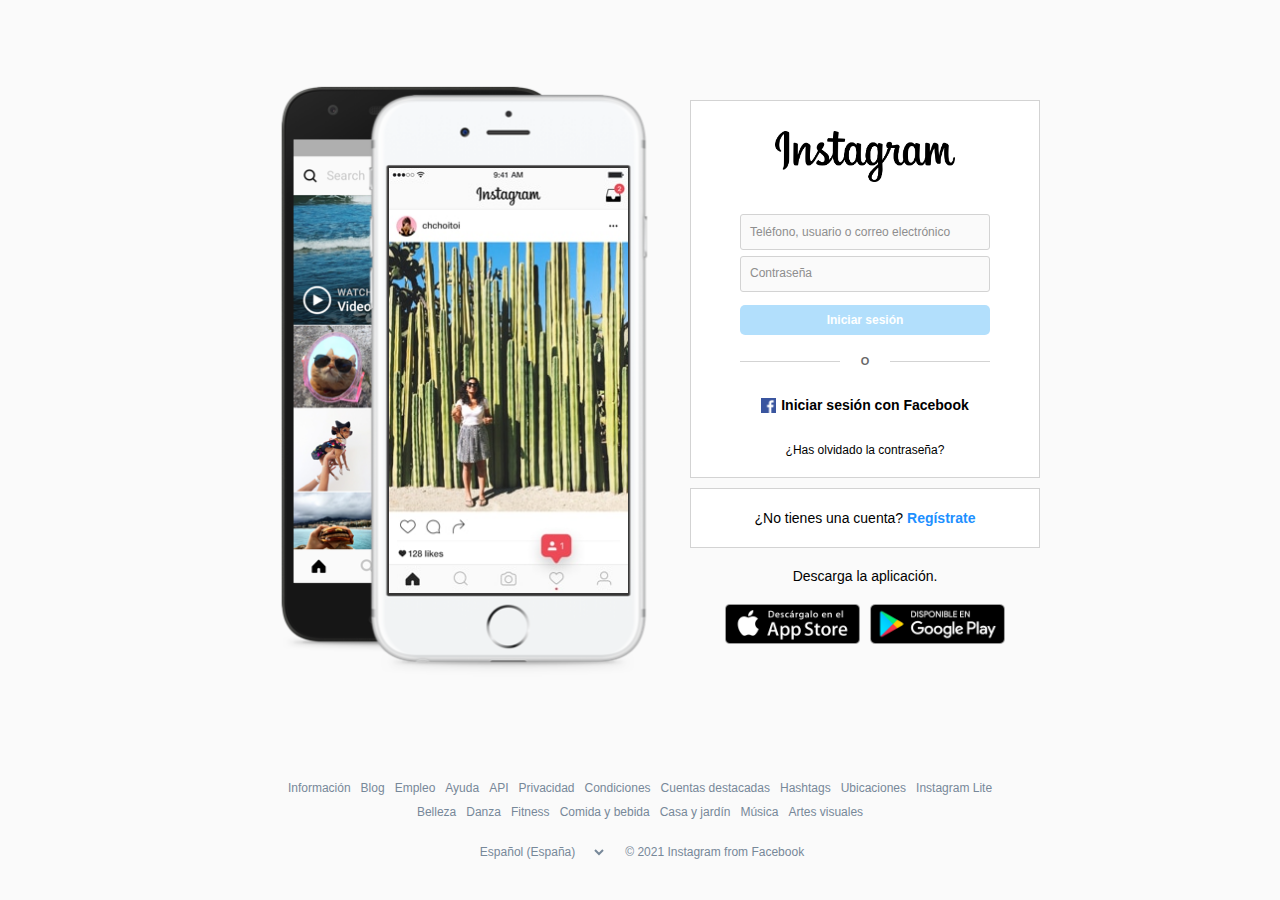
<file: 02 YOUR TURN - Instagram Login Page/index.html>
<!doctype html>
<html lang="en">
<head>
  <meta charset="UTF-8">
  <meta name="viewport"
        content="width=device-width, user-scalable=no, initial-scale=1.0, maximum-scale=1.0, minimum-scale=1.0">
  <meta http-equiv="X-UA-Compatible" content="ie=edge">
  <title>Mini Login</title>
  <link rel="stylesheet" href="style.css">
  <link rel="preconnect" href="https://fonts.googleapis.com">
  <link rel="preconnect" href="https://fonts.gstatic.com" crossorigin>
  <link href="https://fonts.googleapis.com/css2?family=Roboto:wght@100;300;400;500;700;900&display=swap" rel="stylesheet">
  <title>Instagram</title>
</head>
<body>
  <div class="container">
    <div class="content-container">
      <div class="left-column">
        <figure>
          <img id="img5" src="media/carousel5.png">
          <img id="img4" src="media/carousel4.png">
          <img id="img3" src="media/carousel3.png">
          <img id="img2" src="media/carousel2.png">
          <img id="img1" src="media/carousel1.png">
        </figure>
      </div>
      <div class="right-column">
          <section class="top-section">
            <header>
              <img class="logo" src="media/instagram-logo.png" />
            </header>
            <div class="login">
              <div class="login-form-div">
                <form id="login-form">
                  <input type="text" id="username" required />
                  <span class="username-ph">Teléfono, usuario o correo electrónico</span>
                  <input type="password" id="password" required />
                  <span class="password-ph">Contraseña</span>
                  <input type="submit" value="Iniciar sesión">
                </form>
              </div>
              <div class="login-spacer">
                <div class="inline-border"></div>
                <div class="">O</div>
                <div class="inline-border"></div>
              </div>
              <div class="login-facebook">
                <p class="facebook-text"><a href="#">Iniciar sesión con Facebook</a></p>
              </div>
              <div class="login-forgot">
                <p><a href="#">¿Has olvidado la contraseña?</a></p>
              </div>
            </div>
          </section>
          <div class="register">
            <p>¿No tienes una cuenta? <a href="#">Regístrate</a></p>
          </div>
          <div class="mobile-app">
          <p>Descarga la aplicación.</p>
          <div class="stores">
            <div class="app-store"><a href="https://itunes.apple.com/app/instagram/id389801252?pt=428156&ct=igweb.loginPage.badge&mt=8&vt=lo"><img src="media/app-store.png"></a></div>
            <div class="google-play"><a href="https://play.google.com/store/apps/details?id=com.instagram.android&referrer=utm_source%3Dinstagramweb%26utm_campaign%3DloginPage%26ig_mid%3D0C5ECF3B-C22A-45AC-B9B3-7B4C7CB42666%26utm_content%3Dlo%26utm_medium%3Dbadge"><img src="media/google-play.png"></a></div>
          </div>
        </div>
      </div>
    </div>

    <footer>
      <div class="footer-divs">
        <div class="footer-links">
          <div><a href="#">Información</a></div>
          <div><a href="#">Blog</a></div>
          <div><a href="#">Empleo</a></div>
          <div><a href="#">Ayuda</a></div>
          <div><a href="#">API</a></div>
          <div><a href="#">Privacidad</a></div>
          <div><a href="#">Condiciones</a></div>
          <div><a href="#">Cuentas destacadas</a></div>
          <div><a href="#">Hashtags</a></div>
          <div><a href="#">Ubicaciones</a></div>
          <div><a href="#">Instagram Lite</a></div>
        </div>
        <div class="footer-links">
          <div><a href="#">Belleza</a></div>
          <div><a href="#">Danza</a></div>
          <div><a href="#">Fitness</a></div>
          <div><a href="#">Comida y bebida</a></div>
          <div><a href="#">Casa y jardín</a></div>
          <div><a href="#">Música</a></div>
          <div><a href="#">Artes visuales</a></div>
        </div>
      </div>
      <div class="footer-down">
        <span class="language"><select aria-label="Cambiar idioma de visualización" class="hztqj"><option value="af">Afrikaans</option><option value="cs">Čeština</option><option value="da">Dansk</option><option value="de">Deutsch</option><option value="el">Ελληνικά</option><option value="en">English</option><option value="en-gb">English (UK)</option><option value="es" selected="selected">Español (España)</option><option value="es-la">Español</option><option value="fi">Suomi</option><option value="fr">Français</option><option value="id">Bahasa Indonesia</option><option value="it">Italiano</option><option value="ja">日本語</option><option value="ko">한국어</option><option value="ms">Bahasa Melayu</option><option value="nb">Norsk</option><option value="nl">Nederlands</option><option value="pl">Polski</option><option value="pt-br">Português (Brasil)</option><option value="pt">Português (Portugal)</option><option value="ru">Русский</option><option value="sv">Svenska</option><option value="th">ภาษาไทย</option><option value="tl">Filipino</option><option value="tr">Türkçe</option><option value="zh-cn">中文(简体)</option><option value="zh-tw">中文(台灣)</option><option value="bn">বাংলা</option><option value="gu">ગુજરાતી</option><option value="hi">हिन्दी</option><option value="hr">Hrvatski</option><option value="hu">Magyar</option><option value="kn">ಕನ್ನಡ</option><option value="ml">മലയാളം</option><option value="mr">मराठी</option><option value="ne">नेपाली</option><option value="pa">ਪੰਜਾਬੀ</option><option value="si">සිංහල</option><option value="sk">Slovenčina</option><option value="ta">தமிழ்</option><option value="te">తెలుగు</option><option value="vi">Tiếng Việt</option><option value="zh-hk">中文(香港)</option><option value="bg">Български</option><option value="fr-ca">Français (Canada)</option><option value="ro">Română</option><option value="sr">Српски</option><option value="uk">Українська</option></select></span>
        <span class="copyright">© 2021 Instagram from Facebook</span>
      </div>
    </footer>
  </div>
</body>
</html>
</file>
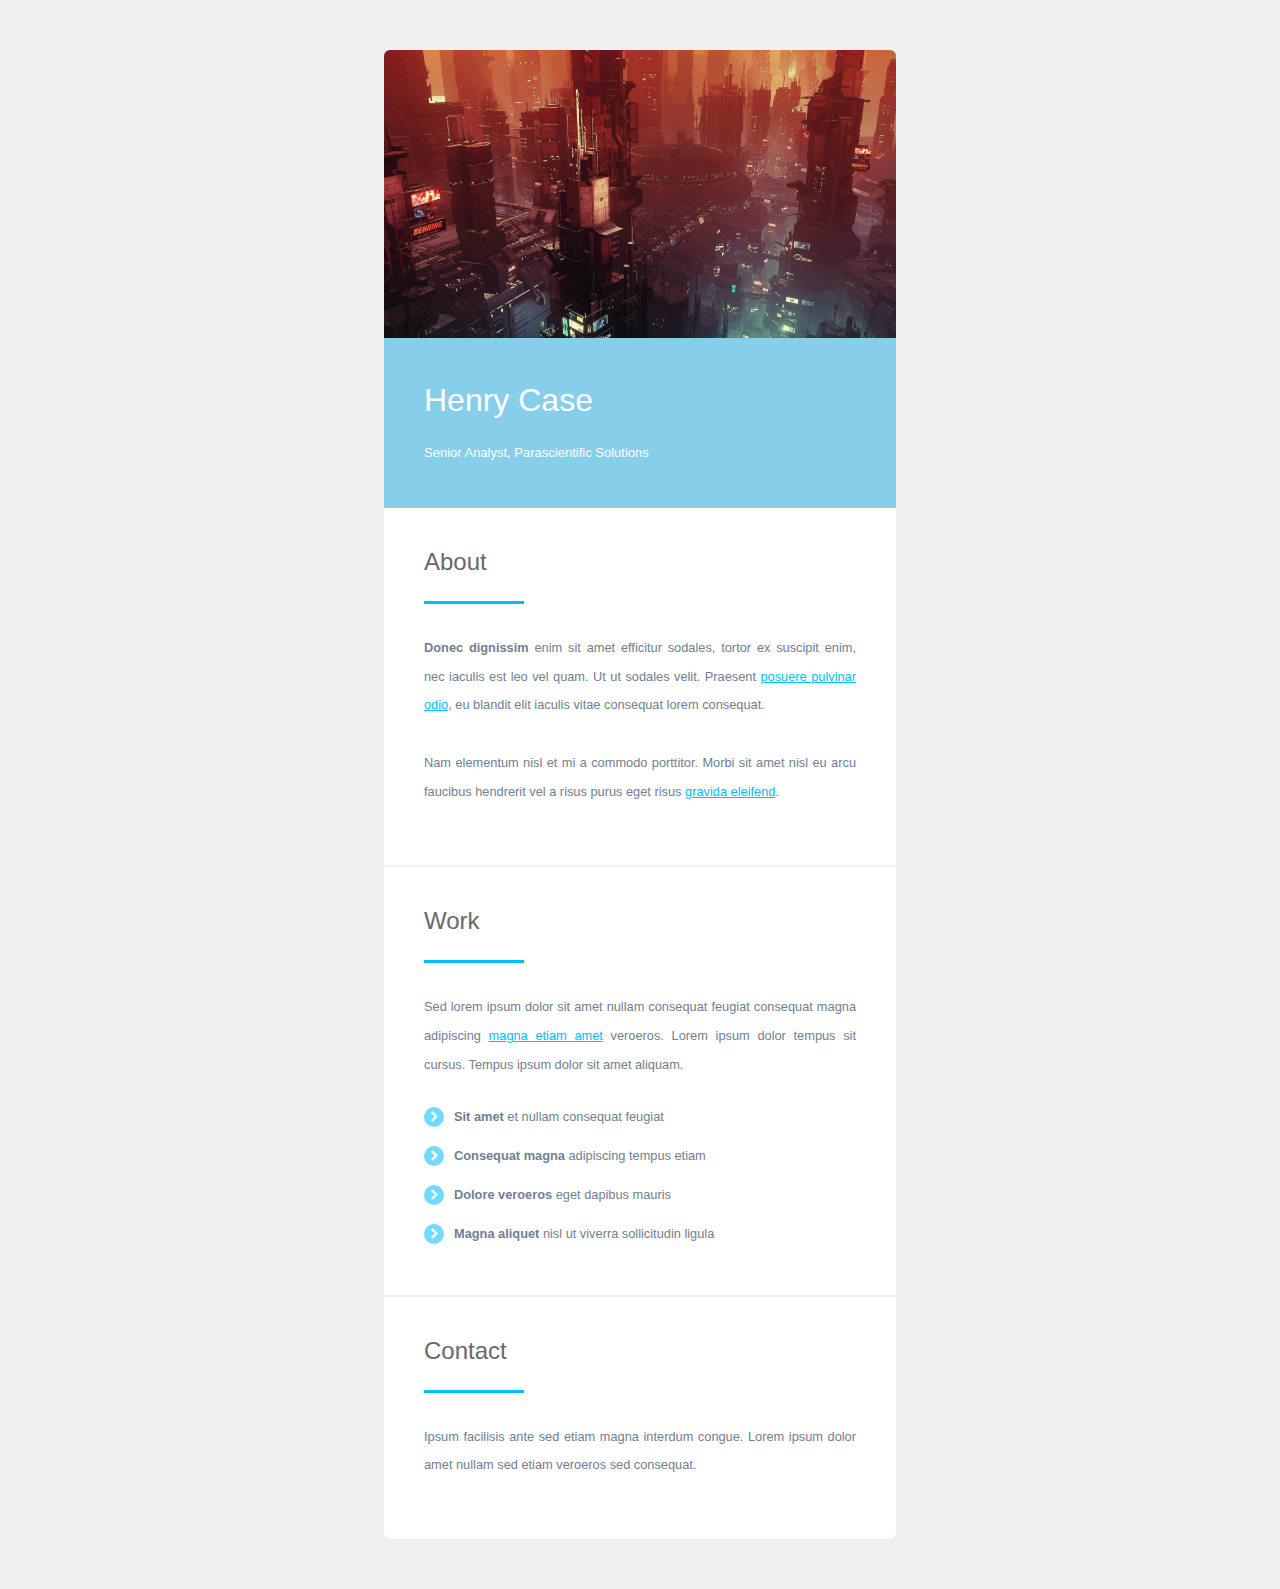
<file: 03 Let's Build - Resume Website/index.html>
<!DOCTYPE html>
<html lang="en">
<head>
  <meta charset="UTF-8">
  <title>Title</title>
  <link rel="stylesheet" href="style.css">
</head>
<body>
  <div class="card-container">
    <header>
      <div class="hero-image">
        <img src="media/img.png" />
      </div>
      <div class="name-title">
        <h1>Henry Case</h1>
        <p class="title">Senior Analyst, Parascientific Solutions</p>
      </div>
    </header>
    <main>
      <div class="about">
        <h2>
          About
        </h2>
        <p>
          <span class="bold">Donec dignissim</span> enim sit amet efficitur sodales, tortor ex suscipit enim, nec iaculis est leo vel quam. Ut ut sodales velit. Praesent <a href="#">posuere pulvinar odio</a>, eu blandit elit iaculis vitae consequat lorem consequat.
        </p>
        <p>
          Nam elementum nisl et mi a commodo porttitor. Morbi sit amet nisl eu arcu faucibus hendrerit vel a risus purus eget risus <a href="#">gravida eleifend</a>.
        </p>
      </div>
      <div class="work">
        <h2>Work</h2>
        <p>Sed lorem ipsum dolor sit amet nullam consequat feugiat consequat magna adipiscing <a href="#">magna etiam amet</a> veroeros. Lorem ipsum dolor tempus sit cursus. Tempus ipsum dolor sit amet aliquam.</p>
        <ul>
          <li><span class="bold">Sit amet</span> et nullam consequat feugiat</li>
          <li><span class="bold">Consequat magna</span> adipiscing tempus etiam</li>
          <li><span class="bold">Dolore veroeros</span> eget dapibus mauris</li>
          <li><span class="bold">Magna aliquet</span> nisl ut viverra sollicitudin ligula</li>
        </ul>
      </div>
      <div class="contact">
        <h2>Contact</h2>
        <p>Ipsum facilisis ante sed etiam magna interdum congue. Lorem ipsum dolor amet nullam sed etiam veroeros sed consequat.</p>
      </div>
    </main>
  </div>
</body>
</html>
</file>
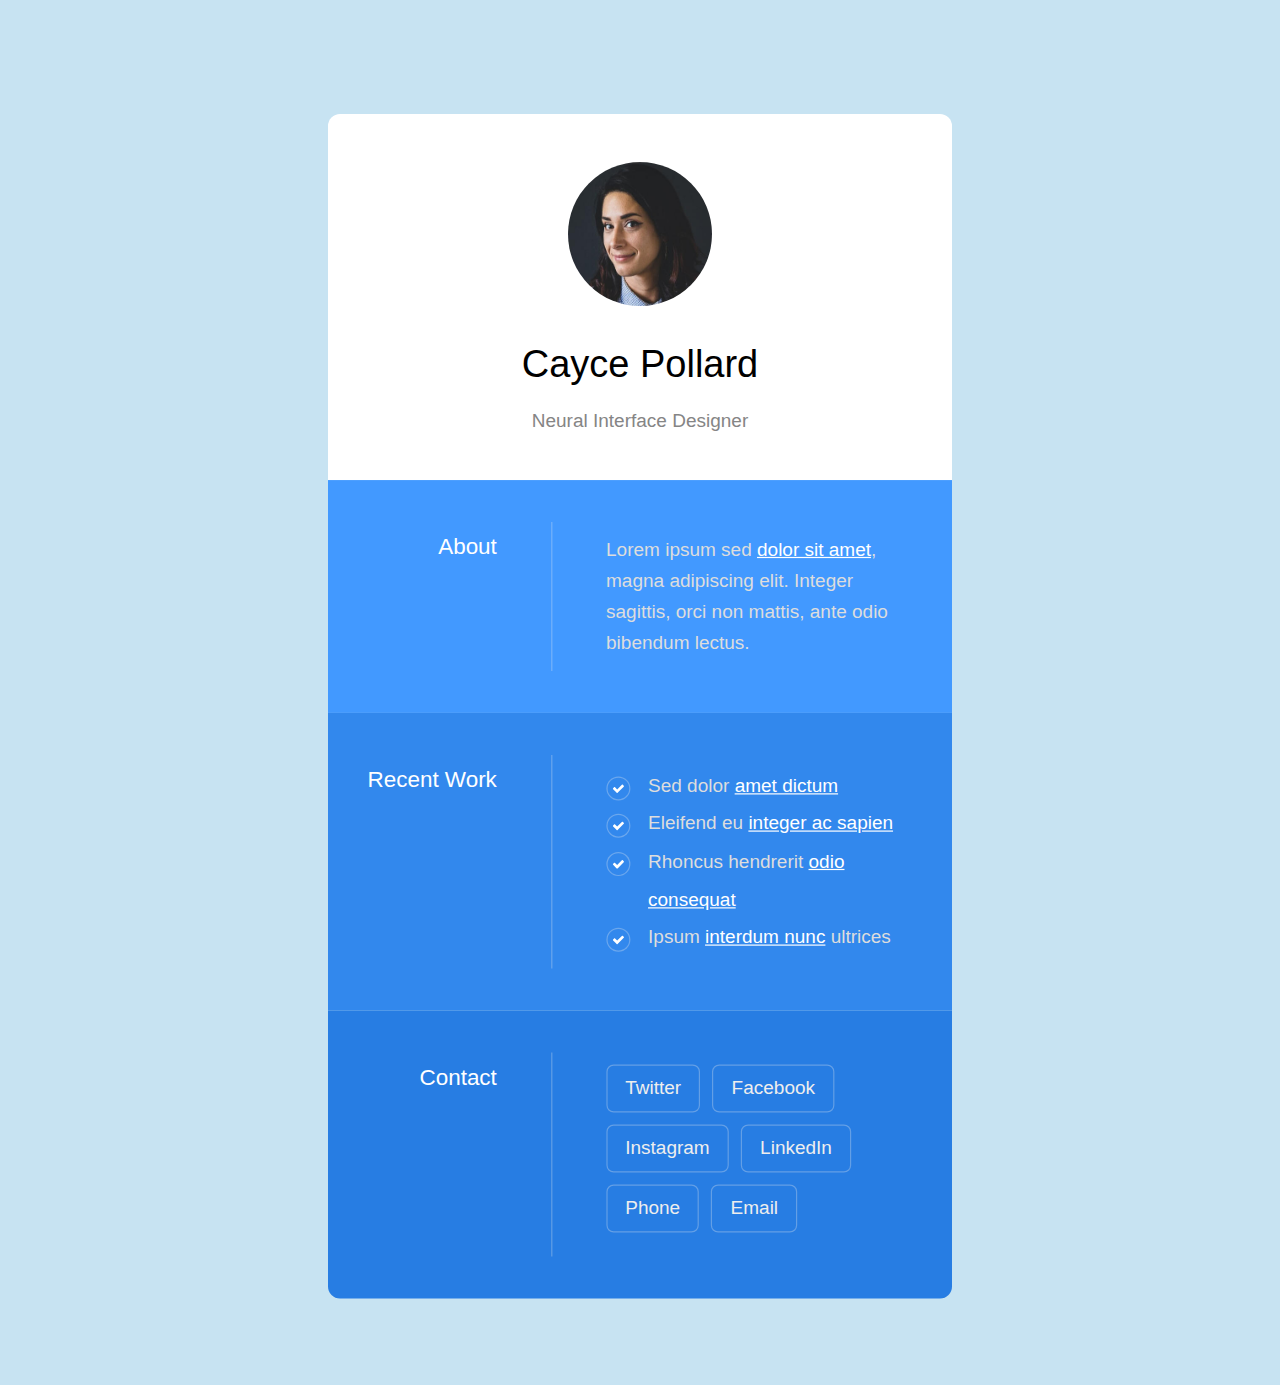
<file: 04 YOUR TURN - Another Resume Website/index.html>
<!doctype html>
<html lang="en">
<head>
  <meta charset="UTF-8">
  <meta name="viewport"
        content="width=device-width, user-scalable=no, initial-scale=1.0, maximum-scale=1.0, minimum-scale=1.0">
  <meta http-equiv="X-UA-Compatible" content="ie=edge">
  <link rel="stylesheet" href="style.css">
  <link rel="stylesheet" href="https://cdnjs.cloudflare.com/ajax/libs/font-awesome/6.0.0-beta2/css/all.min.css" integrity="sha512-YWzhKL2whUzgiheMoBFwW8CKV4qpHQAEuvilg9FAn5VJUDwKZZxkJNuGM4XkWuk94WCrrwslk8yWNGmY1EduTA==" crossorigin="anonymous" referrerpolicy="no-referrer" />
  <title>Document</title>
</head>
<body>
<div id="wrapper">
  <div id="content">
    <header>
      <img src="media/joyce.png">
      <h1>Cayce Pollard</h1>
      <h2>Neural Interface Designer</h2>
    </header>
    <main>
      <div id="about">
        <h3>About</h3>
        <p>Lorem ipsum sed <a href="#">dolor sit amet</a>, magna adipiscing elit. Integer sagittis, orci non mattis, ante odio bibendum lectus.</p>
      </div>
      <div id="work">
        <h3>Recent Work</h3>
        <ul>
          <li>Sed dolor <a href="#">amet dictum</a></li>
          <li>Eleifend eu <a href="#">integer ac sapien</a></li>
          <li>Rhoncus hendrerit <a href="#">odio consequat</a></li>
          <li>Ipsum <a href="#">interdum nunc</a> ultrices</li>
        </ul>
      </div>
    </main>
    <footer>
      <h3>Contact</h3>
      <div id="social-icons">
        <a href="#"><div id="twitter"><i class="fab fa-twitter"></i> Twitter</div></a>
        <a href="#"><div id="facebook"><i class="fab fa-facebook-f"></i> Facebook</div></a>
        <a href="#"><div id="instagram"><i class="fab fa-instagram"></i> Instagram</div></a>
        <a href="#"><div id="linkedin"><i class="fab fa-linkedin-in"></i> LinkedIn</div></a>
        <a href="#"><div id="phone"><i class="fas fa-phone"></i> Phone</div></a>
        <a href="#"><div id="email"><i class="far fa-envelope"></i> Email</div></a>
      </div>
    </footer>
  </div>
</div>
</body>
</html>
</file>
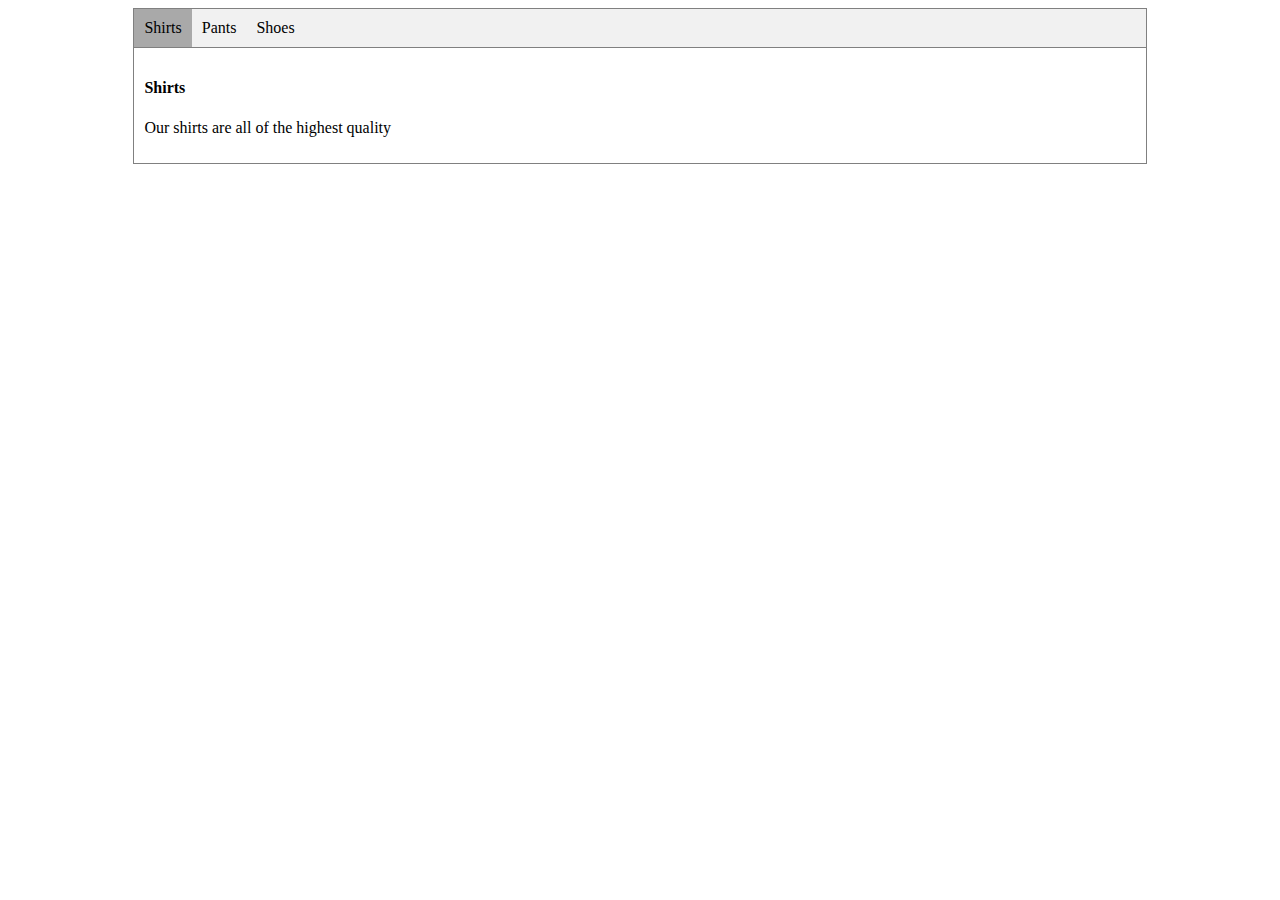
<file: 08 Javascript Tab Selector/index.html>
<!DOCTYPE html>
<html lang="en">
<head>
  <meta charset="UTF-8">
  <link rel="stylesheet" href="default.css">
  <title>Title</title>
</head>
<body>
<div class="container">
  <div class="selector">
    <div class="tab tab-active">
      Shirts
    </div>
    <div class="tab">
      Pants
    </div>
    <div class="tab">
      Shoes
    </div>
  </div>
  <div class="content">
    <div id="Shirts" class="content-body show-active">
      <h4>Shirts</h4>
      <p>Our shirts are all of the highest quality</p>
    </div>
    <div id="Pants" class="content-body">
      <h4>Pants</h4>
      <p>Our pants can be custom tailored upon request</p>
    </div>
    <div id="Shoes" class="content-body">
      <h4>Shoes</h4>
      <p>Shoes all US sized unless indicated otherwise</p>
    </div>
  </div>
</div>
<script src="testing.js"></script>
</body>
</html>
</file>
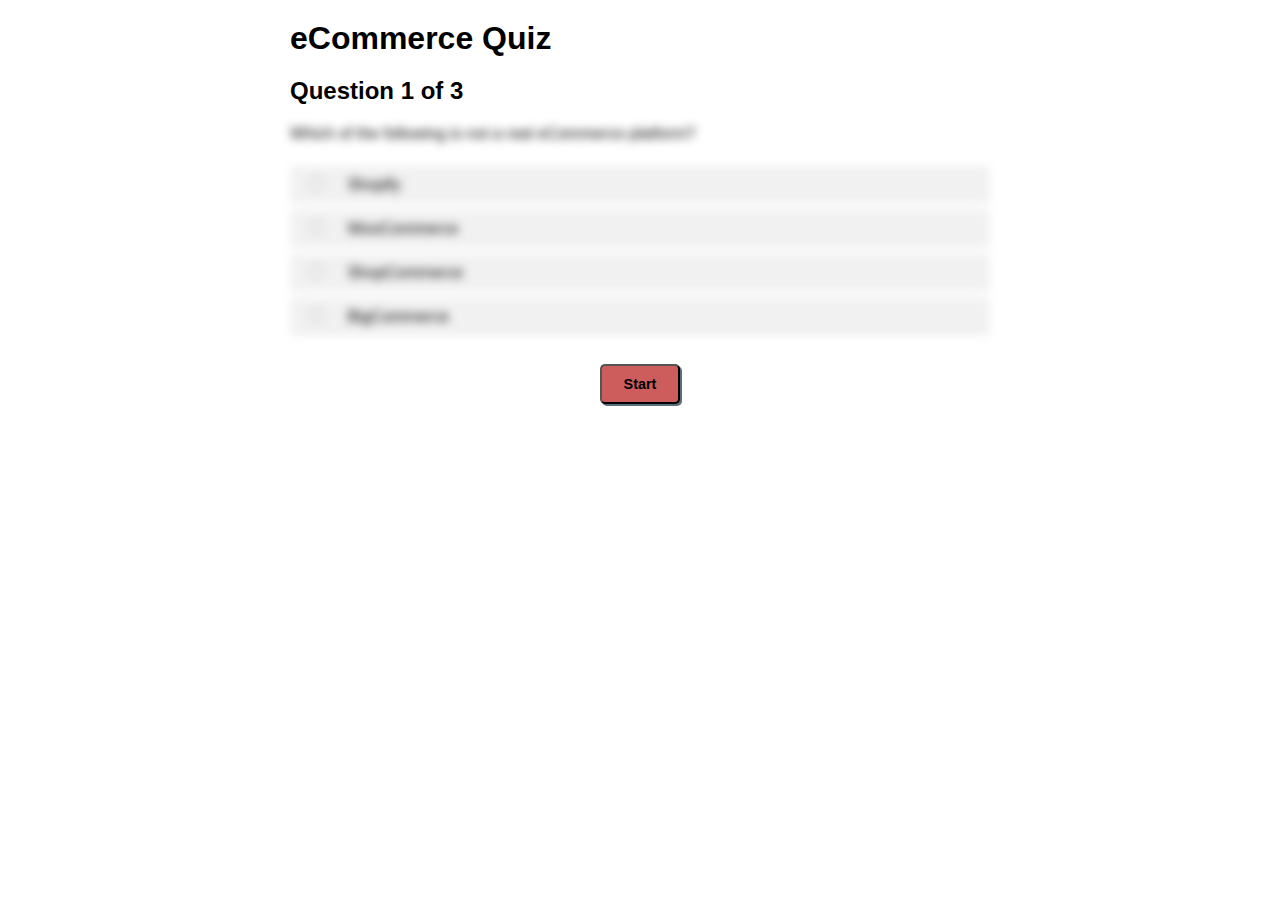
<file: 09 Build a Quiz App!/index.html>
<!DOCTYPE html>
<html lang="en">
<head>
  <meta charset="UTF-8">
  <link rel="stylesheet" href="main.css">
  <title>Title</title>
</head>
<body>
  <div class="container">
    <h1 class="quiz-title"></h1>
    <div class="questions-container">
      <h2 class="questions-counter"></h2>
      <div class="questions-block blur"></div>
    </div>
    <div class="questions-footer">
      <button class="back">Back</button>
      <button class="next">Next</button>
      <button class="finish">Finish</button>
      <span class="timer">0:00</span>
      <button class="start">Start</button>
      <div class="error hidden">
        <span class="error-triangle"></span>
        <span class="error-text">Please choose an answer</span>
      </div>
    </div>
    <div class="results"></div>
  </div>
<script src="main.js"></script>
</body>
</html>
</file>
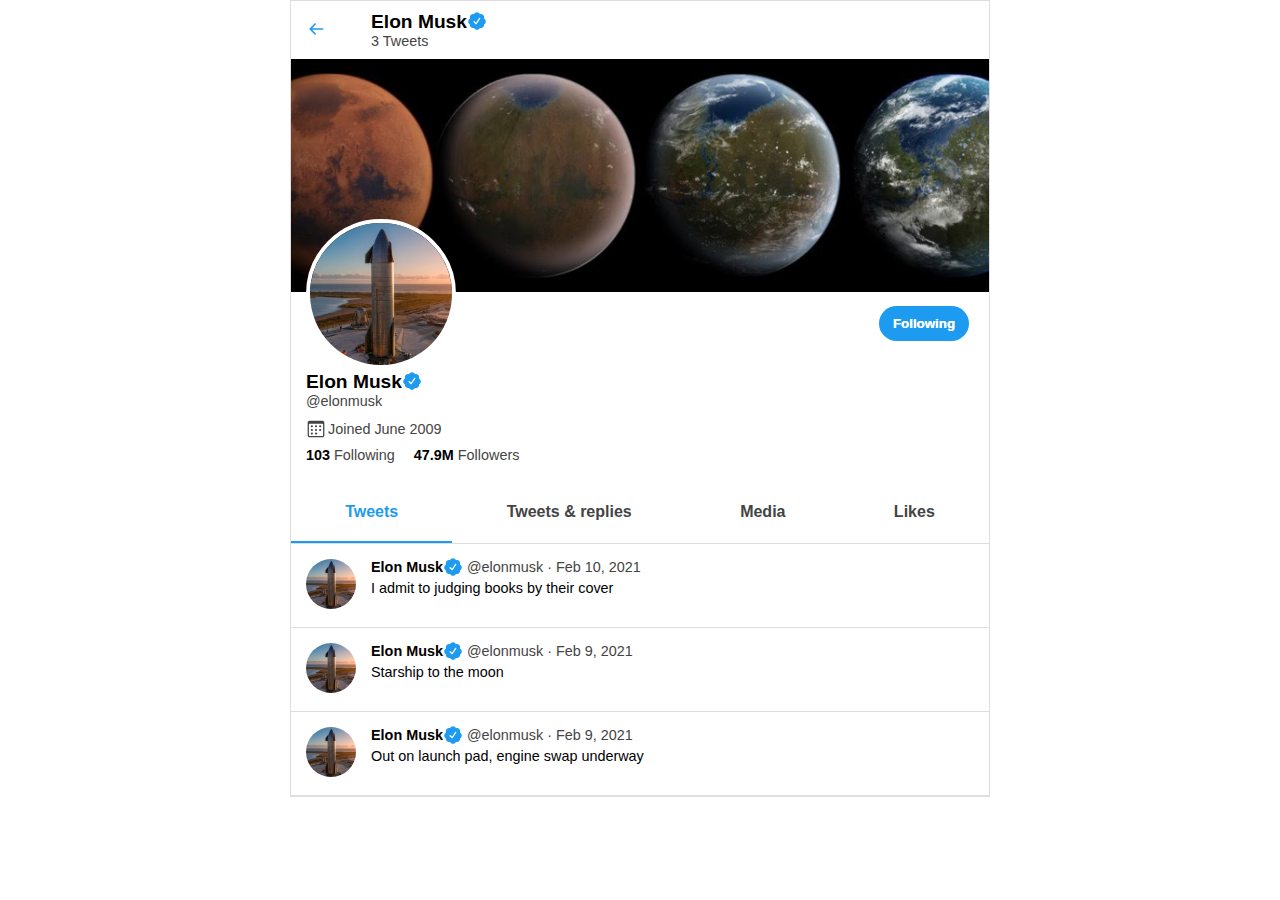
<file: 12 YOUR TURN - Dynamic Twitter Project/index.html>
<!DOCTYPE html>
<html lang="en">
<head>
  <meta charset="UTF-8">
  <title>Title</title>
  <link rel="stylesheet" href="default.css">
</head>
<body>
<div class="container">
  <div class="header"></div>
  <div class="cover"></div>
  <div class="below-cover">
    <button class="follow-button">Following</button>
  </div>
  <div class="user-stats"></div>
  <div class="tabs">
    <ul>
      <li>Tweets</li>
      <li>Tweets & replies</li>
      <li>Media</li>
      <li>Likes</li>
    </ul>
  </div>
  <div class="tweets-container"></div>
</div>

<script src="index.js"></script>
</body>
</html>
</file>
<file: 02 YOUR TURN - Instagram Login Page/style.css>
:root {
    --bck-light-grey: #FAFAFA;
    --links-base: #000;
    --bck-login-expanded: #FFF;
    --login-border-expanded: lightgrey;
    --placeholder: #8E8E8E;
    --input-border: lightgrey;
    --input-border-outline: #a8a8a8;
    --submit-font: #FFF;
    --submit-enabled: rgb(0, 149, 246);
    --submit-disabled: rgba(0, 149, 246, 0.3);
    --link-register: dodgerblue;
    --login-spacer: dimgrey;
    --footer-text: lightslategray;
}

*,
*::before,
*::after {
    padding: 0;
    margin: 0;
    background-color: var(--bck-light-grey);
    box-sizing: border-box;
}

html, body {
    height: 100%;
    width: 100%;
    min-height: 800px; /* stops divs bumping into each other*/
}

body {
    background-color: inherit;
    display: flex;
    flex-direction: column;
    justify-content: center;
    font-family: sans-serif;
}

a {
    background-color: inherit;
    text-decoration: none;
    color: var(--links-base);
}

/***********************************
    ▼ Outside containers
***********************************/

.container {
    background-color: inherit;
    height: 100%;
    width: 100%;
    display: flex;
    flex-direction: column;
    justify-content: space-between;
    align-items: center;
}

.container .content-container {
    height: 100%;
    width: 100%;
    display: flex;
    align-items: center;
    justify-content: center;
}

/****************************************************************
    ▼ Expanded left half (phones)

    Carousel source:
        https://www.w3schools.com/howto/howto_js_slideshow.asp
****************************************************************/

.container .content-container .left-column {
    position: relative;
    width: 450px;
    height: 100%;
    display: none;
    background-image: url("media/phones.png");
    background-repeat: no-repeat;
    background-size: 100%;
    background-position-y: 70px;
}

div.left-column img {
    position: absolute;
    width: 239px;
    top: 168px;
    left: 149px;
    opacity: 1;
    animation-name: img-fade;
    animation-duration: 25s;
    animation-iteration-count: infinite;
}

#img1 {
    animation-delay: 2.5s;
}

#img2 {
    animation-delay: 7.5s;
}

#img3 {
    animation-delay: 12.5s;
}

#img4 {
    animation-delay: 17.5s;
}

#img5 {
    animation-delay: 22.5s;
}

@keyframes img-fade {
    0% {
        opacity: 1;
    }
    20% {
        opacity: 0;
    }
    80% {
        opacity: 0;
    }
    100% {
        opacity: 1;
    }
}

/***********************************
    ▼ Right half (login + app)
***********************************/

.container .content-container .right-column {
    background-color: inherit;
    height: 100%;
    width: 350px;
    display: flex;
    flex-direction: column;
    align-items: center;
    justify-content: space-between;
}

/***********************************
    ▼ Tolp half (login)
***********************************/

.top-section {
    width: 100%;
    background-color: inherit;
    display: flex;
    flex-direction: column;
    align-items: center;
    justify-content: space-between;
    margin-bottom: 10px;
}

/***********************************
    ▼ Logo
***********************************/

header .logo {
    background-color: inherit;
    width: 180px;
    margin: 30px 0 25px;
}

/***********************************
    ▼ Login form
***********************************/

.login {
    background-color: inherit;
    width: 250px;
    margin: 0 40px;
}

.login .login-form-div form {
    background-color: inherit;
    display: flex;
    flex-direction: column;
}

.login .login-form-div form input[type='text'],
.login .login-form-div form input[type='password'] {
    width: 100%;
    line-height: 18px;
    margin: 3px 0;
    border: 1px solid var(--input-border);
    border-radius: 3px;
    padding: 14px 0 2px 8px;
    font-size: 12px;
}

.login .login-form-div form input[type='text']:focus,
.login .login-form-div form input[type='password']:focus {
    outline: 0;
    border: 1px solid var(--input-border-outline);
}

/**********************************************************
    ▼ Input "placeholders"

    Source: https://stackoverflow.com/a/35942748/1067293
**********************************************************/

.login-form-div {
    position: relative;
}

.username-ph, .password-ph {
    font-size: 12px;
    color: var(--placeholder);
    position: absolute;
    pointer-events: none;
    transition: 0.2s ease all;
    left: 10px;
}

.username-ph {
    top: 14px;
}

.password-ph {
    top: 55px;
}

input:focus[id='username'] ~ .username-ph,
input[id='username']:not(:focus):valid ~ .username-ph {
    font-size: 9px;
    height: 9px;
    top: 7px;
}

input:focus[id='password'] ~ .password-ph,
input[id='password']:not(:focus):valid ~ .password-ph {
    font-size: 9px;
    height: 9px;
    top: 48px;
}

/***********************************
    ▼ Submit button
***********************************/

.login .login-form-div form input[type='submit'] {
    outline: 0;
    border: none;
    color: var(--submit-font);
    font-size: 12px;
    font-weight: bold;
    padding: 8px;
    margin-top: 10px;
    border-radius: 5px;
    background-color: var(--submit-disabled);
}

#login-form:valid input[type='submit'] {
    background-color: var(--submit-enabled);
}

/***********************************
    ▼ Login spacer
***********************************/

.login .login-spacer {
    display: inherit;
    background-color: inherit;
    color: var(--login-spacer);
    font-size: 11px;
    font-weight: bold;
    margin: 20px 0 10px;
    display: flex;
    justify-content: space-between;
    align-items: center;
}

.login .login-spacer div {
    background-color: inherit;
}

.login .login-spacer .inline-border {
    border-bottom: 1px solid var(--input-border);
    width: 40%;
    height: 0;
}

/***********************************
    ▼ Facebook login
***********************************/

.login-facebook {
    background-color: inherit;
    display: flex;
    justify-content: center;
    margin: 10px 0;
}

.facebook-text {
    background-color: inherit;
    background-image: url("media/facebook-icon.png");
    background-size: 15px;
    background-repeat: no-repeat;
    background-position-y: center;
    font-weight: bold;
    font-size: 14px;
    padding: 10px 0 10px 20px;
    margin: 10px 0;
}

/***********************************
    ▼ Recover
***********************************/

.login-forgot {
    background-color: inherit;
    display: flex;
    justify-content: center;
    margin: 10px 0;
}

.login-forgot > p {
    background-color: inherit;
    font-size: 12px;
    margin-bottom: 10px;
}

/***********************************
    ▼ Register
***********************************/

.register {
    display: flex;
    justify-content: center;
    align-items: center;
    background-color: inherit;
    width: 350px;
    height: 60px;
    margin-bottom: 10px;
}

.register > p {
    background-color: inherit;
    font-size: 14px;
}

.register > p > a {
    background-color: inherit;
    color: var(--link-register);
    font-weight: bold;
}

/***********************************
    ▼ Apps
***********************************/

.mobile-app > p {
    text-align: center;
    font-size: 14px;
    margin: 10px 0 20px;
}

.mobile-app .stores {
    display: flex;
    justify-content: center;
}

.app-store, .google-play {
    padding: 0 5px;
}

.mobile-app .stores div img {
    max-width: 135px;
}

/***********************************
    ▼ Footer
***********************************/

footer {
    margin: 0 15px 40px;
}

.footer-divs {
    padding: 20px;
    display: flex;
    flex-direction: column;
}

.footer-divs .footer-links {
    display: flex;
    justify-content: center;
    flex-wrap: wrap;
}

.footer-divs .footer-links div {
    font-size: 12px;
    padding: 5px;
}

.footer-divs .footer-links div a {
    color: var(--footer-text);
}

.footer-down {
    font-family: sans-serif;
    font-size: 12px;
    color: var(--footer-text);
}

.footer-down select, .footer-down select:focus {
    font-family: sans-serif;
    font-size: 12px;
    color: lightslategray;
    border-width: 0;
    margin-right: 15px;
    min-width: 50px;
    width: auto;
    outline: none;
}

.footer-down {
    text-align: center;
}

/***********************************
    ▼ Media Queries!
***********************************/

@media only screen and (min-width: 436px) {
    .top-section, header, .login-form-div, .register {
        background-color: var(--bck-login-expanded);
    }

    .content-container .right-column .top-section{
        margin-top: 100px;
        border: 1px solid var(--login-border-expanded);
    }

    .register {
        border: 1px solid var(--login-border-expanded);
    }

    .container .content-container .right-column {
        justify-content: flex-start;
    }
}

@media only screen and (min-width: 861px) {
    .container .content-container .left-column {
        display: block;
    }
}
</file>
<file: 03 Let's Build - Resume Website/style.css>
:root {
    --background: #F0F0F0;
    --bg-name-title: skyblue;
    --bg-content: #FFF;
    --h2: dimgrey;
    --h2-bottom: deepskyblue;
    --a: deepskyblue;
    --p: grey;
    --p: slategrey;
    --li-before: #72daff;
}

*, ::before, ::after {
    margin: 0;
    padding: 0;
    box-sizing: border-box;
}

a {
    color: var(--a);
}

body {
    background-color: var(--background);
    font-family: sans-serif;
}

h1, h1 > p, h2 {
    font-weight: lighter;
}

h2 {
    color: var(--h2);
    margin-bottom: 30px;
    padding-bottom: 25px;
    border-bottom: 3px solid var(--h2-bottom);
    width: 100px;
}

p, li {
    color: var(--p);
    font-size: 0.8rem;
}

p {
    text-align: justify;
    line-height: 1.8rem;
    margin-bottom: 1.8rem;
}

ul {
    list-style-type: none;
}

.card-container {
    width: 40%;
    margin: 50px auto;
}

.bold {
    font-weight: bold;
}

.hero-image {
    height: auto;
}

.hero-image img {
    width: 100%;
    margin-bottom: -10px;
    border-radius: 6px 6px 0 0;
}

.name-title {
    width: 100%;
    background: var(--bg-name-title);
    padding: 50px 0 40px 40px;
}

.name-title p {
    font-size: 13px;
    margin-bottom: 0;
}

.name-title h1, .name-title p {
    color: white;
}

.name-title p {
    margin-top: 20px;
}

.about, .work, .contact {
    margin-bottom: 2px;
    background-color: var(--bg-content);
    padding: 40px 40px 30px;
}

.work ul > li {
    margin-bottom: 1.5rem;
    padding-left: 30px;
    position: relative;
}

.work ul li::before{
    background: transparent url('data:image/svg+xml;charset=utf8,%3Csvg%20xmlns%3D%22http%3A%2F%2Fwww.w3.org%2F2000%2Fsvg%22%20x%3D%220px%22%20y%3D%220px%22%20viewBox%3D%220%200%2040%2040%22%3E%3Cpath%20d%3D%22M31.7%2C21.1L14.3%2C38.5C14%2C38.8%2C13.7%2C39%2C13.2%2C39c-0.4%2C0-0.7-0.1-1.1-0.5l-3.9-3.9c-0.2-0.2-0.5-0.6-0.5-1.1%20c0-0.4%2C0.1-0.7%2C0.5-1.1L20.7%2C20L8.3%2C7.6C8.1%2C7.3%2C7.8%2C7%2C7.8%2C6.5c0-0.4%2C0.1-0.7%2C0.5-1.1l3.9-3.9C12.5%2C1.2%2C12.8%2C1%2C13.3%2C1%20c0.4%2C0%2C0.7%2C0.1%2C1.1%2C0.5l17.4%2C17.4c0.2%2C0.2%2C0.5%2C0.6%2C0.5%2C1.1C32.1%2C20.4%2C31.9%2C20.7%2C31.7%2C21.1z%22%20fill%3D%22%23FFFFFF%22%20%2F%3E%3C%2Fsvg%3E') scroll 0 0 no-repeat;
    background-position: 50%;
    background-color: var(--li-before);
    background-size: 55%;
    content: '';
    width: 20px;
    height: 20px;
    border-radius: 100%;
    position: absolute;
    left: 0;
    top: -2px;
}

.contact {
    border-radius: 0 0 6px 6px;
}
</file>
<file: 04 YOUR TURN - Another Resume Website/style.css>
:root {
    --h1-size: 2.2rem;
    --h2: #858585;
    --h2-size: 1.35rem;
    --h3: #FFF;
    --h3-size: 1.3rem;
    --soft-border: rgba(240, 240, 240, 0.3);
    --a: #FFF;
    --bg: #C7E3F2;
    --text: #DDD;
    --header: #FFF;
    --about: #4299FF;
    --work: #3288ED;
    --footer: #277DE3;
    --social: #EEE;
    --social-hover: #5EFFFF;
    --text-size: 1.1rem;
    --text-size-chg-1: 0.9rem;
}

*, ::before, ::after {
    margin: 0;
    padding: 0;
    box-sizing: border-box;
}

a {
    color: var(--a);
    font-size: var(--text-size);
    transition-property: color;
    transition: 150ms ease-out;
}

a:hover {
    transition-property: color;
    transition: 150ms ease-in;
    color: var(--social-hover);
}

body {
    font-family: sans-serif;
    background-color: var(--bg);
}

h3 {
    font-size: var(--h3-size);
    padding-bottom: 25px;
    margin-bottom: 20px;
    border-bottom: 1px solid var(--soft-border);
    color: var(--h3);
    font-weight: normal;
}

li {
    list-style-type: none;
    line-height: 2.2rem;
}

p {
    line-height: 1.8rem;
}

p, li {
    color: var(--text);
    font-size: var(--text-size);
    font-weight: lighter;
}

#wrapper {
    width: 100vw;
    height: auto;
    margin: 0 auto;
    display: flex;
    flex-direction: column;
    align-items: center;
}

#content {
    margin: 1vh 1vw;
    width: 85vw;
    min-width: 300px;
    max-width: 800px;
    display: inherit;
    flex-direction: inherit;
}

header {
    width: 100%;
    display: flex;
    flex-direction: column;
    align-self: center;
    background-color: var(--header);
    border-radius: 10px 10px 0 0;
}

header img {
    width: 120px;
    border-radius: 100%;
    align-self: center;
    margin-top: 40px;
}

header h1, header h2 {
    align-self: center;
    font-weight: normal;
}

header h1 {
    font-size: var(--h1-size);
    margin: 30px 0 20px;
}

header h2 {
    font-size: var(--h2-size);
    color: var(--h2);
    margin-bottom: 40px;
}

#about, #work, footer {
    height: auto;
    padding: 35px 30px;
}

#about {
    background-color: var(--about);
}

#work {
    background-color: var(--work);
}

#work ul li {
    position: relative;
    padding-left: 35px;
}

#work ul li::before {
    background: transparent url('data:image/svg+xml;charset=utf8,%3Csvg%20xmlns%3D%22http%3A%2F%2Fwww.w3.org%2F2000%2Fsvg%22%20x%3D%220px%22%20y%3D%220px%22%20viewBox%3D%220%200%2040%2040%22%3E%3Cpath%20d%3D%22M37.9%2C10.6l-3.2-3.2c-0.4-0.4-1-0.7-1.6-0.7c-0.6%2C0-1.2%2C0.2-1.6%2C0.7L15.9%2C23l-7-7c-0.4-0.4-1-0.7-1.6-0.7S6.1%2C15.6%2C5.6%2C16%20l-3.2%2C3.2c-0.4%2C0.4-0.7%2C1-0.7%2C1.6S2%2C22%2C2.4%2C22.5l8.6%2C8.6l3.2%2C3.2c0.4%2C0.4%2C1%2C0.7%2C1.6%2C0.7c0.6%2C0%2C1.2-0.2%2C1.6-0.7l3.2-3.2l17.2-17.2%20c0.4-0.4%2C0.7-1%2C0.7-1.6C38.6%2C11.6%2C38.4%2C11.1%2C37.9%2C10.6z%22%20fill%3D%22%23FFFFFF%22%20%2F%3E%3C%2Fsvg%3E')  scroll 0 0 no-repeat;
    background-size: 55%;
    background-position: 50%;
    background-color: transparent;
    border-radius: 100%;
    border: 1px solid var(--soft-border);
    content: '';
    width: 20px;
    height: 20px;
    position: absolute;
    top: 8px;
    left: 0;
}

footer {
    background-color: var(--footer);
    border-radius: 0 0 10px 10px;
}

#social-icons {
    display: flex;
    justify-content: left;
    flex-wrap: wrap;
}

#social-icons a {
    text-decoration: none;
}
#social-icons div {
    font-size: var(--text-size);
    margin: 0 10px 10px 0;
    padding: 10px 15px;
    border-radius: 6px;
}

#social-icons div {
    transition-property: border, color;
    transition: 150ms ease-out;
    color: var(--social);
    border: 1px solid var(--soft-border);
}

#social-icons div:hover {
    transition-property: border, color;
    transition: 150ms ease-in;
    border: 1px solid var(--social-hover);
    color: var(--social-hover);
    cursor: pointer;
}

#social-icons i {
    font-size: 0.9rem;
}

@media only screen and (min-width: 346px) {
    #content {
        margin: 2vh 2vw;
    }
}

@media only screen and (min-width: 466px) {
    #content {
        margin: 5vh 5vw;
    }
}

@media only screen and (min-width: 596px) {
    #content {
        max-width: 520px;
    }
}

@media only screen and (min-width: 736px) {
    * {
        font-size: var(--text-size-chg-1);
    }

    #content {
        margin: 8vh 8vw;
    }

    #about, #work, footer {
        display: flex;
        flex-direction: row;
        justify-items: left;
    }

    header h2 {
        font-size: 1.1rem;
    }

    h3 {
        flex-grow: 0.3;
        width: 0;
        border: 0;
        text-align: right;
        padding: 10px 45px 0 0;
        color: var(--h3);
        font-weight: normal;
    }

    #about > p,
    #work > ul,
    footer > #social-icons {
        width: 0;
        flex-grow: 0.7;
        padding: 10px 0 10px 45px;
        border-left: 1px solid var(--soft-border);
    }
}

@media only screen and (min-width: 966px) {
    #content {
        margin-top: 200px;
    }

    #wrapper {
        transform: scale(1.2, 1.2)
    }
}
</file>
<file: 08 Javascript Tab Selector/default.css>
.container {
    width: 80%;
    height: 50%;
    border: 1px solid grey;
    margin: 0 auto;
}

.selector {
    display: flex;
    border-bottom: 1px solid grey;
    background-color: #f1f1f1;
}

.tab {
    padding: 10px;
}

.tab:hover {
    cursor: pointer;
    background-color: darkgrey;
}

.content {
    padding: 10px;
}

.content-body {
    display: none;
}

.show-active {
    display: block;
    animation: fade 1s;
}

.tab-active {
    background-color: darkgrey;
}

@keyframes fade {
    from {
        opacity: 0;
    }
    to {
        opacity: 1;
    }
}
</file>
<file: 09 Build a Quiz App!/main.css>
* {
    margin: 0;
    padding: 0;
    box-sizing: border-box;
}

body {
    font-family: 'Roboto', sans-serif;
}

.container {
    width: 700px;
    margin: 0 auto;
}

h1, h2 {
    margin: 20px 0;
}

.blur {
    filter: blur(5px);
    user-select: none;
    pointer-events: none;
}
.hidden {
    display: none;
}

/* Don't change the order of the next two classes
   .question and .visible */
.question {
    display: none;
}

.visible {
    display: block;
}

.question-label {
    margin: 20px 0;
}

.answers-block {
    display: flex;
    flex-direction: column;
}

label {
    margin: 3px 0;
    padding: 10px;
    background-color: #f1f1f1;
    cursor: pointer;
    border-radius: 5px;
}

.answer {
    margin: 0 20px 0 10px;
}

.questions-footer {
    margin: 15px 0;
    position: relative;
}

.back, .next, .start, .finish {
    margin: 10px 15px 0 0;
    padding: 10px;
    width: 80px;
    background-color: #adff2f;
    border-radius: 5px;
    font-size: 0.9rem;
    font-weight: 700;
    cursor:  pointer;
    box-shadow: 2px 2px #5d6c7b;
}

.start {
    margin: 10px 15px 0 0;
    padding: 10px;
    width: 80px;
    background-color: indianred;
}

.timer {
    font-size: 1.2rem;
    font-weight: 700;
    margin: 18px 15px 0 0;
}

.start, .timer {
    position: absolute;
    left: 50%;
    transform: translateX(-50%);
}

.next {
    position: absolute;
    right: 220px;
}

.back {
    position: absolute;
    left: 225px;
}

.error {
    width: 100px;
    position: absolute;
    right: 225px;
    top: -35px;
}

.error-triangle {
    display: block;
    position: absolute;
    right: 40px;
    top: 22px;
    background-color: indianred;
    width: 20px;
    height: 20px;
    transform: rotate(45deg);
    z-index: -1;
}

.error-text {
    font-weight: 700;
    display: block;
    text-align: center;
    font-size: 0.7rem;
    background-color: indianred;
    padding: 5px;
    border-radius: 5px;
}

.finish {
    position: absolute;
    right: 220px;
    color: white;
    background-color: #3f6c9b;
}

.finish:active {
    background-color: #1f3c5b;
    box-shadow: none;
}

.back:hover, .next:hover {
    background-color: #91d727;
}

.back:active, .next:active {
    background-color: rgb(170, 114, 255);
    box-shadow: none;
}

.results {
    margin: 0 auto;
    font-size: 1.3rem;
}
</file>
<file: 12 YOUR TURN - Dynamic Twitter Project/default.css>
:root {
    --twitter-blue: #1D9BF0;
    --light-grey-text: #444;
    --light-grey-border: #ddd;
}

*,
body,
html {
    box-sizing: border-box;
    font-family: 'Arial', sans-serif;
    margin: 0;
    padding: 0;
}

.container {
    border: 1px solid var(--light-grey-border);
    margin: 0 auto;
    width: 700px;
}

.below-cover,
.user-stats {
    padding: 15px;
}

.below-cover {
    height: 60px;
    position: relative;
}

.num-tweets,
.user-name,
.joined-date,
.follow-div,
.tweet-username-time {
    color: var(--light-grey-text);
    font-size: 0.9rem;
}

.user {
    padding: 10px 10px 10px 80px;
    position: relative;
}

.display-name {
    font-size: 1.2rem;
    font-weight: 700;
    position: relative;
}

.user::before,
.display-name::after,
.joined-date::before,
.tweet-display-name::after {
    content: ' ';
    background-size: 20px 20px;
    height: 20px;
    width: 20px;
}

.user::before {
    background-image: url("assets/left-arrow.svg");
    cursor: pointer;
    display: inline;
    left: 15px;
    position: absolute;
    top: 18px;
}

.display-name::after{
    background-image: url("assets/verified.svg");
    position: absolute;
}

.cover img{
    width: 100%;
}

.avatar {
    border: 4px white solid;
    border-radius: 50%;
    height: 150px;
    position: absolute;
    top: -77px;
    width: 150px;
}

.follow-button {
    align-items: center;
    background-color: var(--twitter-blue);
    border: none;
    border-radius: 35px;
    color: white;
    cursor: pointer;
    display: inline-flex;
    font-weight: 700;
    height: 35px;
    justify-content: center;
    position: absolute;
    right: 20px;
    text-shadow: 0 0 white;
    top: 10px;
    width: 90px;
}

.joined-date {
    margin: 12px 0 0 22px;
}

.joined-date::before {
    background-image: url("assets/calendar.svg");
    position: absolute;
    margin: -2px 0 0 -22px;
}

.follow-div {
    margin-top: 10px;
}

.following,
.followers {
    color: black;
    font-weight: 700;
}

.followers {
    margin-left: 15px;
}

.tabs ul {
    display: flex;
    justify-content: space-around;
    list-style-type: none;
    border-bottom: 1px solid var(--light-grey-border);
}

.tabs li {
    color: var(--light-grey-text);
    cursor: pointer;
    font-weight: 700;
    flex-grow: 1;
    padding: 25px 0 20px;
    text-align: center;
}

.tabs li:first-of-type {
    color: var(--twitter-blue);
    border-bottom: 2px solid;
}

.tabs li:hover {
    background-color: var(--light-grey-border);
}

.tweet {
    display: flex;
    font-size: 0.9rem;
    justify-content: flex-start;
    border-bottom: 1px solid var(--light-grey-border);
}

.tweet-avatar img {
    border-radius: 50%;
    height: 50px;
    width: 50px;
}

.tweet-avatar,
.tweet-author {
    padding: 15px 0 15px 15px;
}

.tweet-author {
    position: relative;
    padding-bottom: 5px;
}

.tweet-display-name {
    font-weight: 700;
    margin-right: 20px;
}

.tweet-display-name::after{
    background-image: url("assets/verified.svg");
    position: absolute;
    top: 13px;
}

.tweet-text {
    padding-left: 15px;
}
</file>
